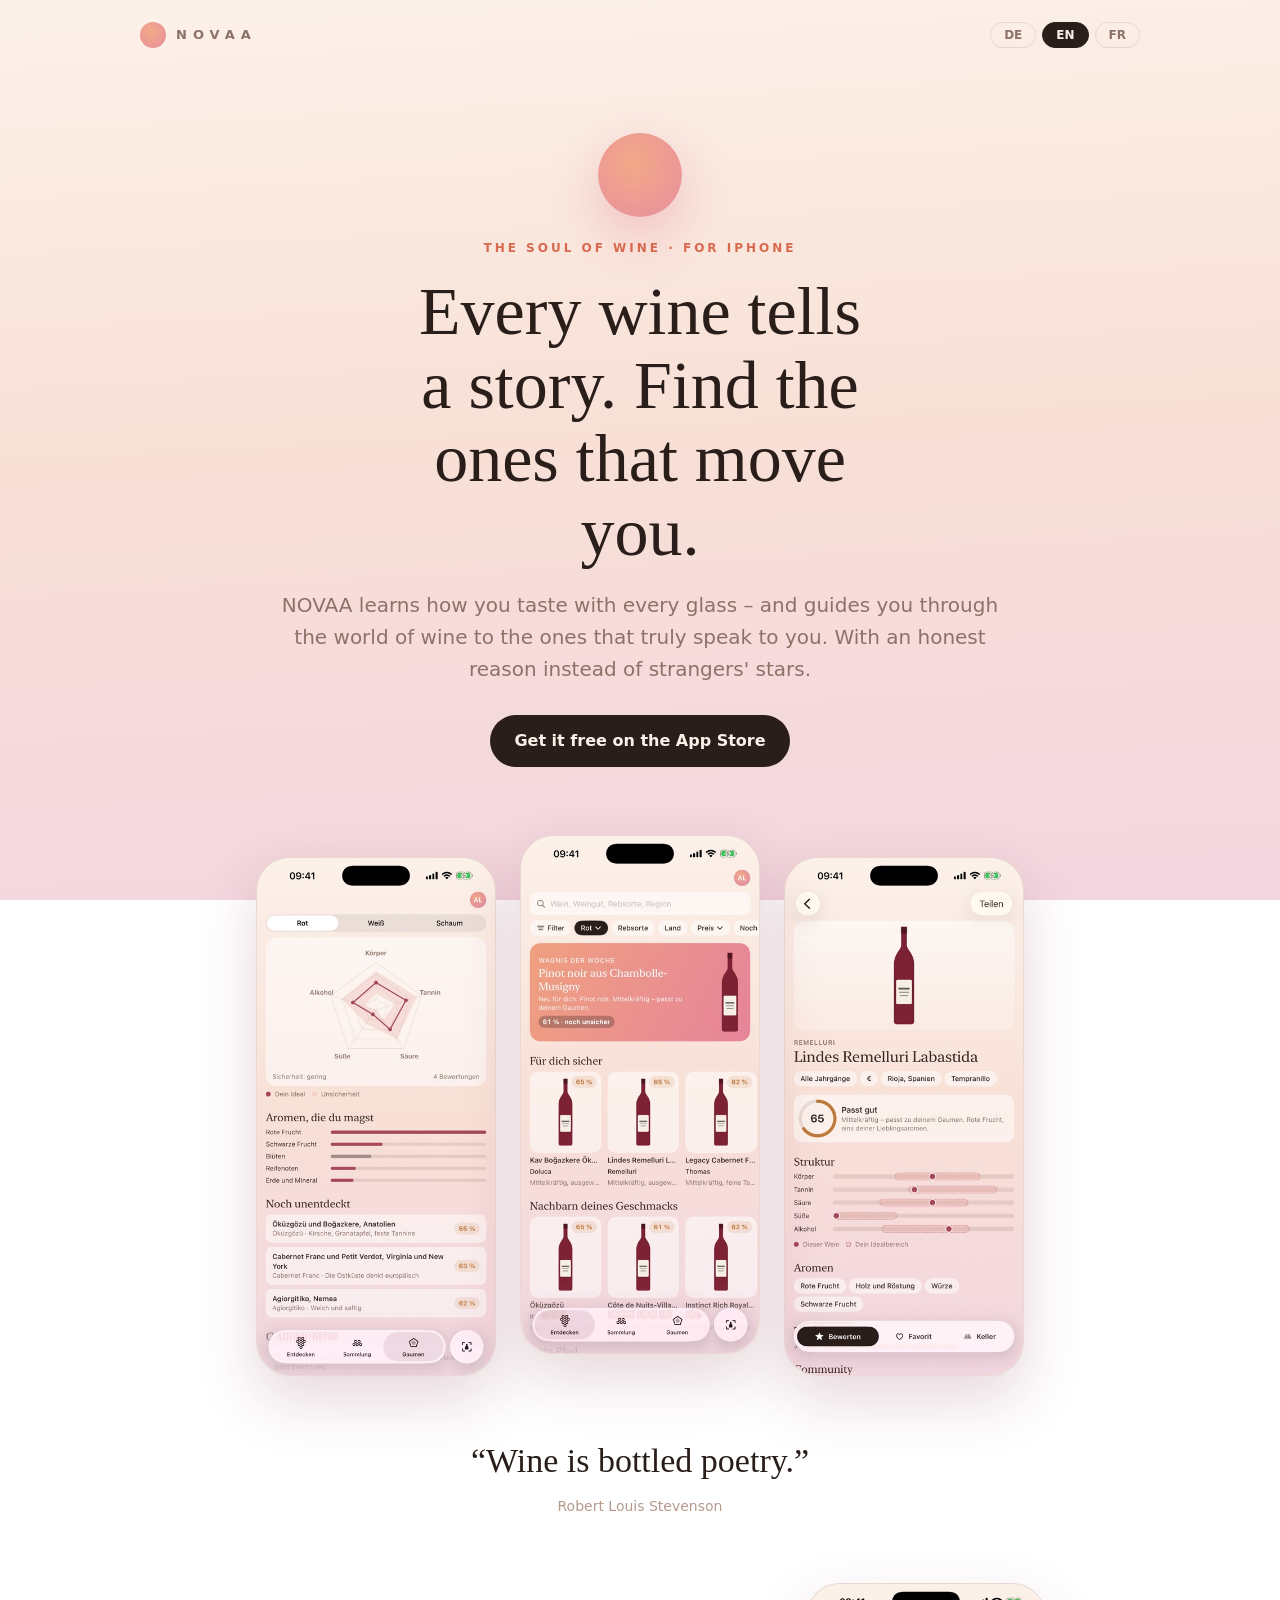
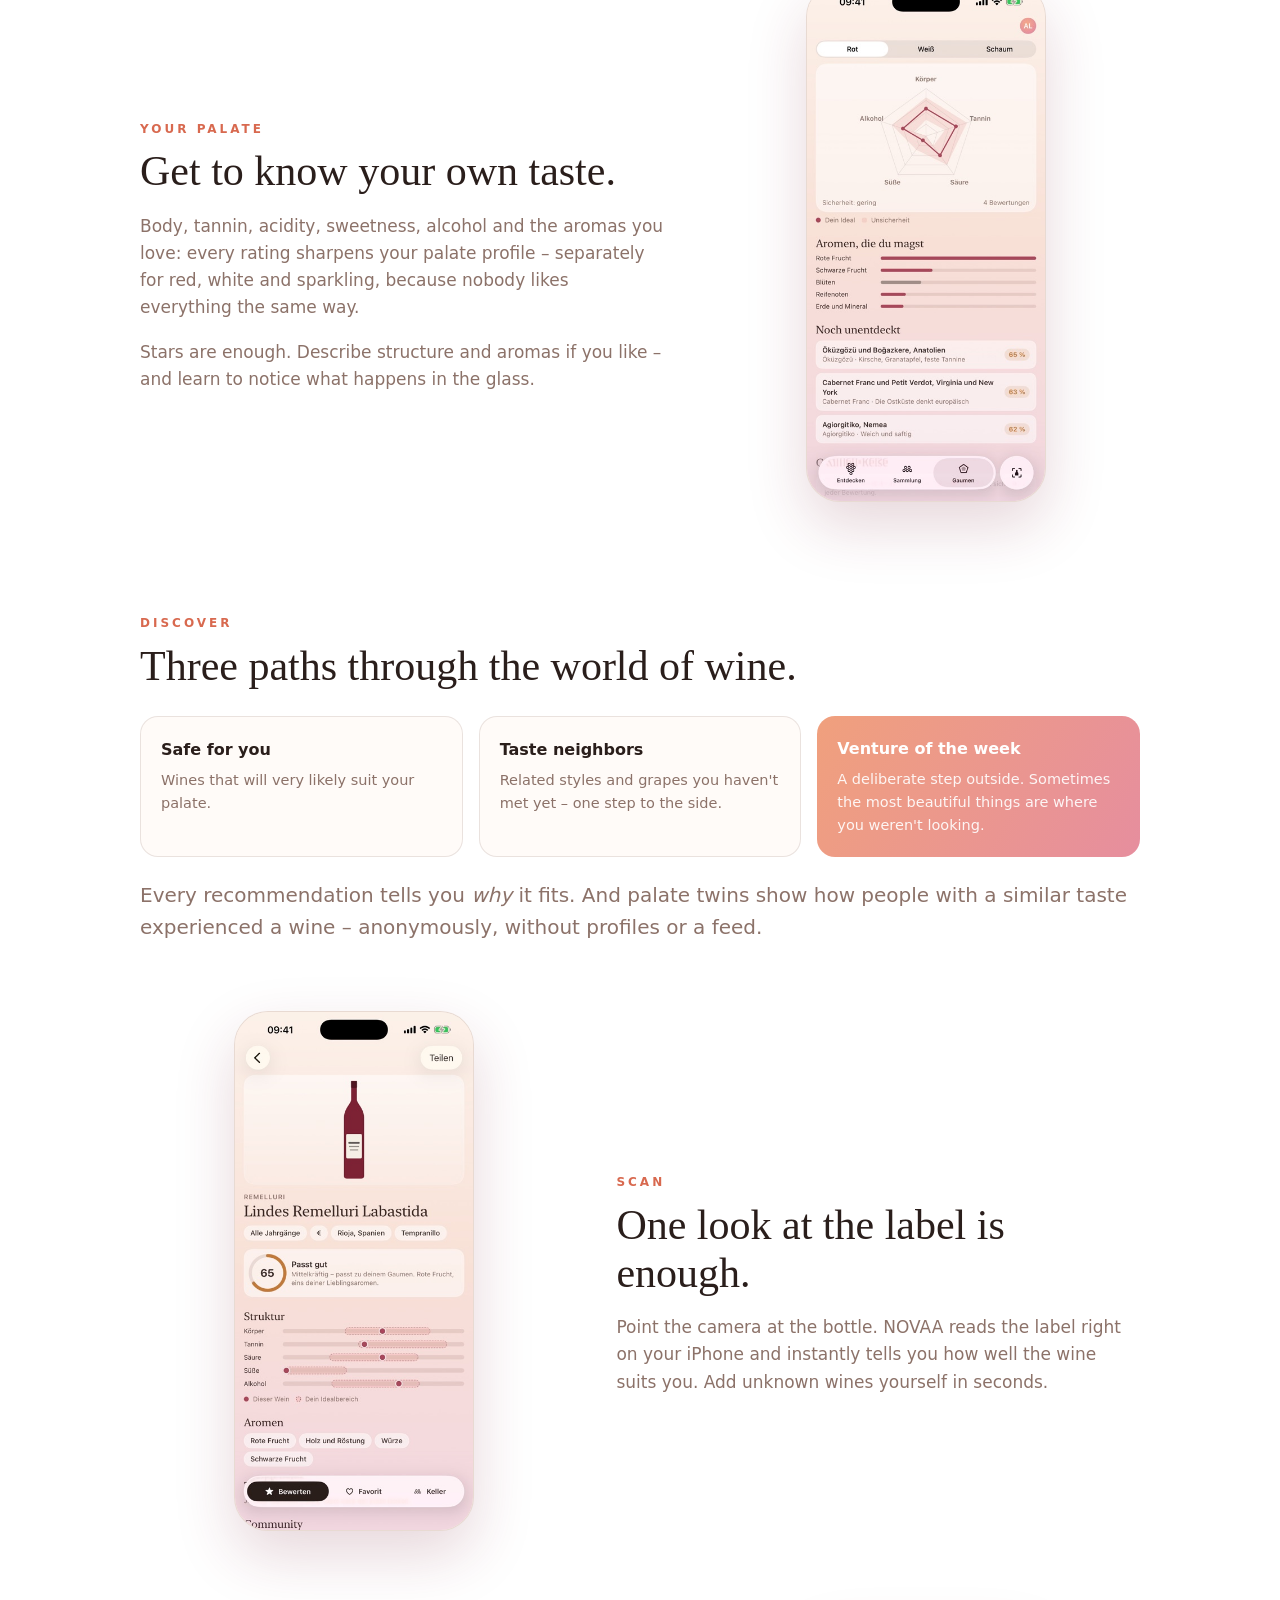
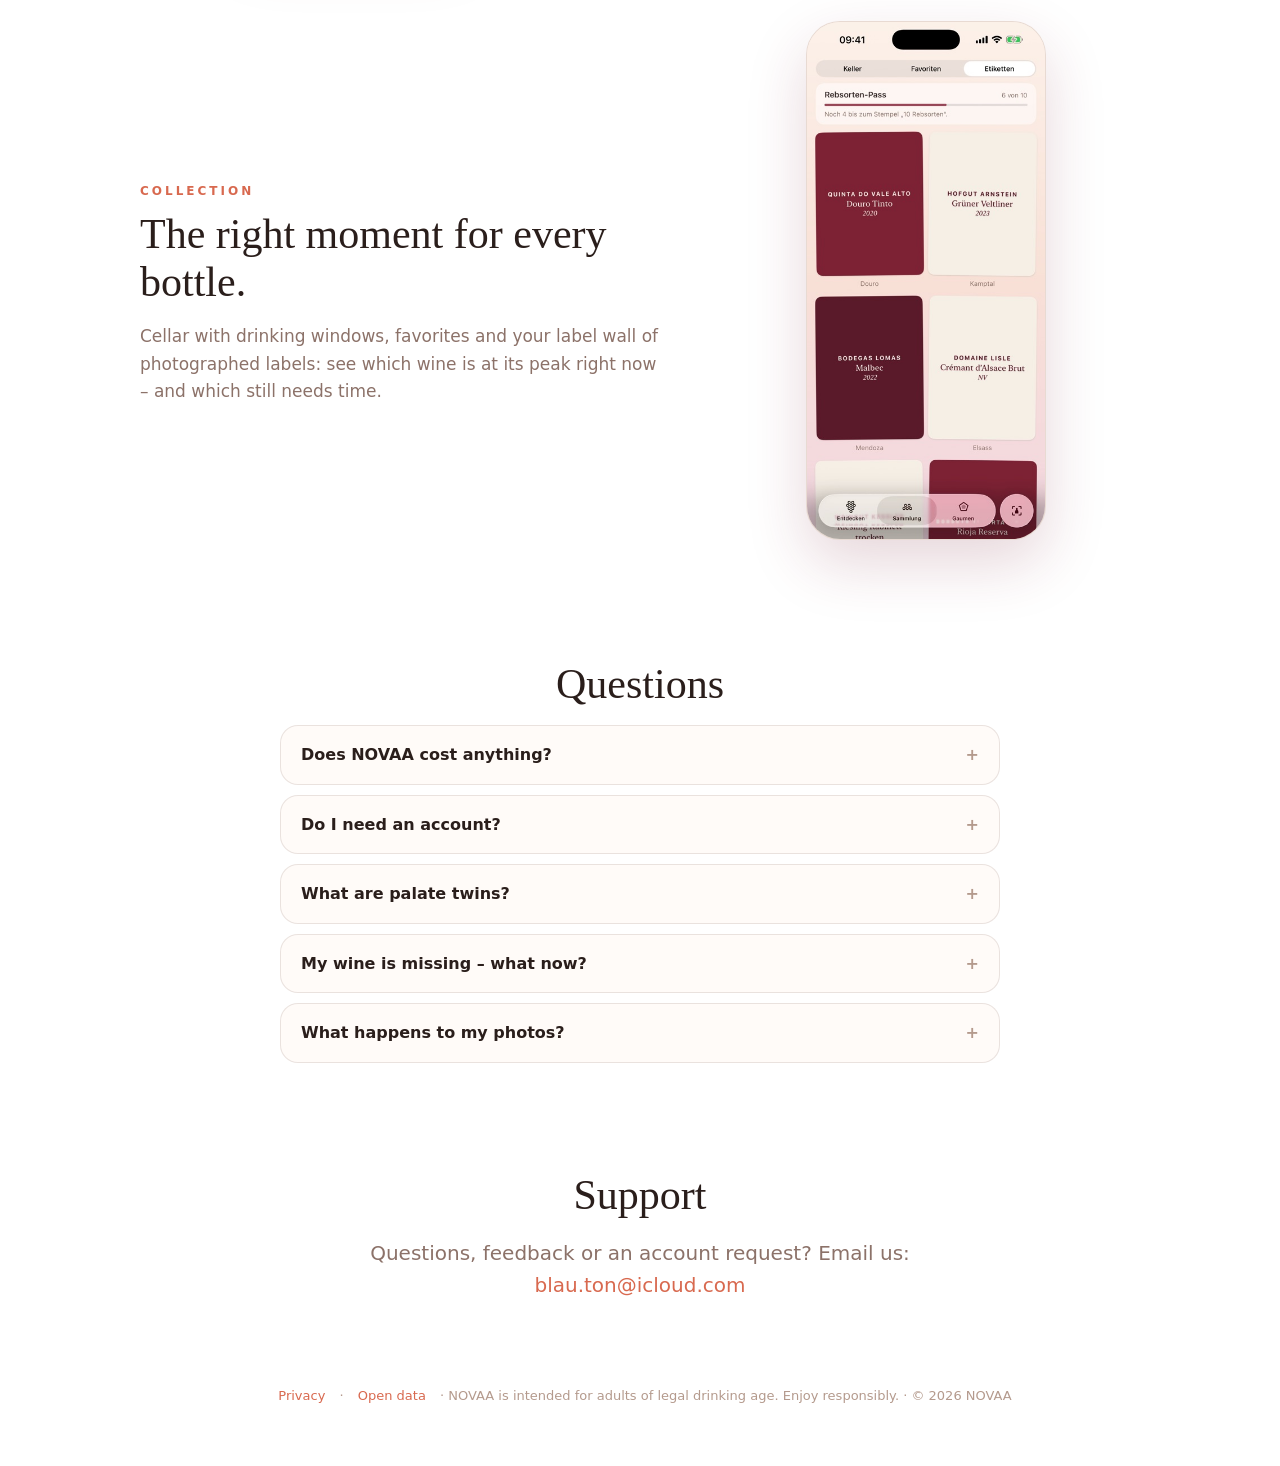
<file: index.html>
<!doctype html>
<html lang="de">
<head>
<meta charset="utf-8">
<meta name="viewport" content="width=device-width,initial-scale=1">
<title>NOVAA – Die Seele des Weins</title>
<meta name="description" content="NOVAA lernt, wie du schmeckst, und führt dich zu Weinen, die zu dir sprechen. Etikett scannen, bewerten, entdecken.">
<meta name="theme-color" content="#fcf1e9">
<meta name="apple-itunes-app" content="app-id=6790448507">
<meta property="og:title" content="NOVAA – Wein-Scanner & Gaumen">
<meta property="og:description" content="Etikett scannen und sofort wissen, ob der Wein zu dir passt. Kostenlos, ohne Werbung, ohne Abo.">
<meta property="og:image" content="https://blau-ton.github.io/novaa/assets/3-gaumen.jpg">
<meta property="og:url" content="https://blau-ton.github.io/novaa/">
<link rel="stylesheet" href="styles.css">
</head>
<body>
<div class="wrap">
  <header class="top">
    <div class="brand"><span class="orb"></span>NOVAA</div>
    <div class="lang"><button data-set="de">DE</button><button data-set="en">EN</button><button data-set="fr">FR</button></div>
  </header>

  <!-- ───────── DE ───────── -->
  <div data-lang="de">
    <div class="hero">
      <div class="orb big"></div>
      <div class="eyebrow">Die Seele des Weins · für iPhone</div>
      <h1>Jeder Wein erzählt etwas. Finde heraus, was dich berührt.</h1>
      <p class="lead">NOVAA lernt mit jedem Glas, wie du schmeckst – und führt dich durch die Welt der Weine zu denen, die wirklich zu dir sprechen. Mit einer ehrlichen Begründung statt Sternen von Fremden.</p>
      <a class="store" href="https://apps.apple.com/de/app/id6790448507">Kostenlos im App Store laden</a>
    </div>
    <div class="phones">
      <div class="phone"><img src="assets/3-gaumen.jpg" alt="Dein Gaumen-Profil" loading="lazy"></div>
      <div class="phone"><img src="assets/1-entdecken.jpg" alt="Entdecken" loading="lazy"></div>
      <div class="phone"><img src="assets/2-wein.jpg" alt="Weinseite mit Passung" loading="lazy"></div>
    </div>

    <section>
      <p class="quote">„Wein ist Poesie in Flaschen.“<small>Robert Louis Stevenson</small></p>
    </section>

    <section class="split">
      <div class="text">
        <div class="eyebrow">Dein Gaumen</div>
        <h2>Lerne deinen eigenen Geschmack kennen.</h2>
        <p>Körper, Tannin, Säure, Süße, Alkohol und die Aromen, die du liebst: Mit jeder Bewertung zeichnet NOVAA dein Gaumen-Profil genauer. Für Rot, Weiß und Schaumwein getrennt – denn niemand mag alles auf dieselbe Weise.</p>
        <p>Sterne genügen. Wer mag, beschreibt Struktur und Aromen – und schärft so den Blick auf das, was im Glas passiert.</p>
      </div>
      <div class="phone" style="margin:0 auto"><img src="assets/3-gaumen.jpg" alt="Gaumen-Profil" loading="lazy"></div>
    </section>

    <section>
      <div class="eyebrow">Entdecken</div>
      <h2>Drei Wege durch die Welt der Weine.</h2>
      <div class="cards">
        <div class="card"><h3>Für dich sicher</h3><p>Weine, die mit großer Wahrscheinlichkeit zu deinem Gaumen passen.</p></div>
        <div class="card"><h3>Nachbarn deines Geschmacks</h3><p>Verwandte Stile und Rebsorten, die du noch nicht kennst – ein Schritt zur Seite.</p></div>
        <div class="card coral"><h3>Wagnis der Woche</h3><p>Ein bewusster Schritt hinaus. Manchmal liegt das Schönste dort, wo man nicht sucht.</p></div>
      </div>
      <p class="lead" style="margin-top:22px;text-align:left;max-width:none">Jede Empfehlung sagt dir, <em>warum</em> sie passt. Und Gaumen-Zwillinge zeigen dir, wie Menschen mit ähnlichem Geschmack einen Wein erlebt haben – anonym, ohne Profile, ohne Feed.</p>
    </section>

    <section class="split rev">
      <div class="text">
        <div class="eyebrow">Scannen</div>
        <h2>Ein Blick aufs Etikett genügt.</h2>
        <p>Halte die Kamera auf die Flasche. NOVAA erkennt das Etikett von selbst direkt auf deinem iPhone und sagt dir sofort, wie gut der Wein zu dir passt. Unbekannte Weine legst du in Sekunden selbst an.</p>
      </div>
      <div class="phone" style="margin:0 auto"><img src="assets/2-wein.jpg" alt="Weinseite" loading="lazy"></div>
    </section>

    <section class="split">
      <div class="text">
        <div class="eyebrow">Sammlung</div>
        <h2>Der richtige Moment für jede Flasche.</h2>
        <p>Keller mit Trinkfenster, Favoriten und deine Etiketten-Wand mit den fotografierten Etiketten: Du siehst, welcher Wein gerade auf dem Höhepunkt ist – und was noch Zeit braucht.</p>
      </div>
      <div class="phone" style="margin:0 auto"><img src="assets/4-sammlung.jpg" alt="Etiketten-Wand in der Sammlung" loading="lazy"></div>
    </section>

    <section class="faq">
      <h2 style="text-align:center">Fragen</h2>
      <details><summary>Kostet NOVAA etwas?</summary><p>Nein. Kein Abo, keine Werbung, keine Premium-Stufe.</p></details>
      <details><summary>Brauche ich ein Konto?</summary><p>Nein. NOVAA funktioniert vollständig ohne Konto. Mit „Mit Apple anmelden“ synchronisierst du deine Sammlung zwischen Geräten.</p></details>
      <details><summary>Was sind Gaumen-Zwillinge?</summary><p>Menschen, deren Geschmacksprofil deinem ähnelt. Du siehst nur ihren gemeinsamen Durchschnitt – und erst, wenn mindestens fünf von ihnen einen Wein bewertet haben.</p></details>
      <details><summary>Mein Wein fehlt – was nun?</summary><p>Leg ihn direkt in der App an. Er ist sofort für dich nutzbar und erscheint für alle, sobald er geprüft ist.</p></details>
      <details><summary>Was passiert mit meinen Fotos?</summary><p>Etiketten werden auf dem iPhone gelesen. Nur wenn du „Etikettenfotos teilen“ aktiviert lässt, kann das Etikettenfoto – nie mit Personen, nie die Rückseite – nach Prüfung und ohne deinen Namen als Bild des Weins genutzt werden.</p></details>
    </section>

    <section class="support">
      <h2>Support</h2>
      <p class="lead">Fragen, Feedback oder ein Konto-Anliegen? Schreib uns:<br><a href="mailto:blau.ton@icloud.com">blau.ton@icloud.com</a></p>
    </section>
    <footer><a href="privacy.html">Datenschutz</a> · <a href="data.html">Offene Daten</a> · NOVAA richtet sich an Erwachsene im gesetzlichen Mindestalter. Genieße verantwortungsvoll. · © 2026 NOVAA</footer>
  </div>

  <!-- ───────── EN ───────── -->
  <div data-lang="en">
    <div class="hero">
      <div class="orb big"></div>
      <div class="eyebrow">The Soul of Wine · for iPhone</div>
      <h1>Every wine tells a story. Find the ones that move you.</h1>
      <p class="lead">NOVAA learns how you taste with every glass – and guides you through the world of wine to the ones that truly speak to you. With an honest reason instead of strangers' stars.</p>
      <a class="store" href="https://apps.apple.com/app/id6790448507">Get it free on the App Store</a>
    </div>
    <div class="phones">
      <div class="phone"><img src="assets/3-gaumen.jpg" alt="Your palate profile" loading="lazy"></div>
      <div class="phone"><img src="assets/1-entdecken.jpg" alt="Discover" loading="lazy"></div>
      <div class="phone"><img src="assets/2-wein.jpg" alt="Wine page with match" loading="lazy"></div>
    </div>

    <section>
      <p class="quote">“Wine is bottled poetry.”<small>Robert Louis Stevenson</small></p>
    </section>

    <section class="split">
      <div class="text">
        <div class="eyebrow">Your palate</div>
        <h2>Get to know your own taste.</h2>
        <p>Body, tannin, acidity, sweetness, alcohol and the aromas you love: every rating sharpens your palate profile – separately for red, white and sparkling, because nobody likes everything the same way.</p>
        <p>Stars are enough. Describe structure and aromas if you like – and learn to notice what happens in the glass.</p>
      </div>
      <div class="phone" style="margin:0 auto"><img src="assets/3-gaumen.jpg" alt="Palate profile" loading="lazy"></div>
    </section>

    <section>
      <div class="eyebrow">Discover</div>
      <h2>Three paths through the world of wine.</h2>
      <div class="cards">
        <div class="card"><h3>Safe for you</h3><p>Wines that will very likely suit your palate.</p></div>
        <div class="card"><h3>Taste neighbors</h3><p>Related styles and grapes you haven't met yet – one step to the side.</p></div>
        <div class="card coral"><h3>Venture of the week</h3><p>A deliberate step outside. Sometimes the most beautiful things are where you weren't looking.</p></div>
      </div>
      <p class="lead" style="margin-top:22px;text-align:left;max-width:none">Every recommendation tells you <em>why</em> it fits. And palate twins show how people with a similar taste experienced a wine – anonymously, without profiles or a feed.</p>
    </section>

    <section class="split rev">
      <div class="text">
        <div class="eyebrow">Scan</div>
        <h2>One look at the label is enough.</h2>
        <p>Point the camera at the bottle. NOVAA reads the label right on your iPhone and instantly tells you how well the wine suits you. Add unknown wines yourself in seconds.</p>
      </div>
      <div class="phone" style="margin:0 auto"><img src="assets/2-wein.jpg" alt="Wine page" loading="lazy"></div>
    </section>

    <section class="split">
      <div class="text">
        <div class="eyebrow">Collection</div>
        <h2>The right moment for every bottle.</h2>
        <p>Cellar with drinking windows, favorites and your label wall of photographed labels: see which wine is at its peak right now – and which still needs time.</p>
      </div>
      <div class="phone" style="margin:0 auto"><img src="assets/4-sammlung.jpg" alt="Label wall in the collection" loading="lazy"></div>
    </section>

    <section class="faq">
      <h2 style="text-align:center">Questions</h2>
      <details><summary>Does NOVAA cost anything?</summary><p>No. No subscription, no ads, no premium tier.</p></details>
      <details><summary>Do I need an account?</summary><p>No. NOVAA works fully without an account. Sign in with Apple to sync your collection across devices.</p></details>
      <details><summary>What are palate twins?</summary><p>People whose taste profile resembles yours. You only see their combined average – and only once at least five of them have rated a wine.</p></details>
      <details><summary>My wine is missing – what now?</summary><p>Add it right in the app. You can use it immediately; it appears for everyone once reviewed.</p></details>
      <details><summary>What happens to my photos?</summary><p>Labels are read on your iPhone. Only if you keep “Share label photos” on, the label photo – never with people, never the back label – may be used as the wine’s picture after review, without your name.</p></details>
    </section>

    <section class="support">
      <h2>Support</h2>
      <p class="lead">Questions, feedback or an account request? Email us:<br><a href="mailto:blau.ton@icloud.com">blau.ton@icloud.com</a></p>
    </section>
    <footer><a href="privacy.html">Privacy</a> · <a href="data.html">Open data</a> · NOVAA is intended for adults of legal drinking age. Enjoy responsibly. · © 2026 NOVAA</footer>
  </div>

  <!-- ───────── FR ───────── -->
  <div data-lang="fr">
    <div class="hero">
      <div class="orb big"></div>
      <div class="eyebrow">L’âme du vin · pour iPhone</div>
      <h1>Chaque vin raconte une histoire. Trouve ceux qui te touchent.</h1>
      <p class="lead">NOVAA apprend à chaque verre comment tu goûtes – et te guide dans le monde du vin vers ceux qui te parlent vraiment. Avec une explication honnête plutôt que les étoiles d’inconnus.</p>
      <a class="store" href="https://apps.apple.com/fr/app/id6790448507">Télécharger gratuitement dans l’App Store</a>
    </div>
    <div class="phones">
      <div class="phone"><img src="assets/3-gaumen.jpg" alt="Ton profil de palais" loading="lazy"></div>
      <div class="phone"><img src="assets/1-entdecken.jpg" alt="Découvrir" loading="lazy"></div>
      <div class="phone"><img src="assets/2-wein.jpg" alt="Page d’un vin avec son affinité" loading="lazy"></div>
    </div>

    <section>
      <p class="quote">« Le vin est de la poésie en bouteille. »<small>Robert Louis Stevenson</small></p>
    </section>

    <section class="split">
      <div class="text">
        <div class="eyebrow">Ton palais</div>
        <h2>Apprends à connaître tes propres goûts.</h2>
        <p>Corps, tanins, acidité, sucrosité, alcool et les arômes que tu aimes : chaque note affine ton profil de palais – séparément pour le rouge, le blanc et les bulles, car personne n’aime tout de la même façon.</p>
        <p>Les étoiles suffisent. Si tu veux, décris la structure et les arômes – et apprends à remarquer ce qui se passe dans le verre.</p>
      </div>
      <div class="phone" style="margin:0 auto"><img src="assets/3-gaumen.jpg" alt="Profil de palais" loading="lazy"></div>
    </section>

    <section>
      <div class="eyebrow">Découvrir</div>
      <h2>Trois chemins à travers le monde du vin.</h2>
      <div class="cards">
        <div class="card"><h3>Valeur sûre pour toi</h3><p>Des vins qui correspondront très probablement à ton palais.</p></div>
        <div class="card"><h3>Voisins de goût</h3><p>Des styles et des cépages proches que tu ne connais pas encore – un pas de côté.</p></div>
        <div class="card coral"><h3>Pari de la semaine</h3><p>Un pas volontaire au-delà. Parfois, le plus beau se trouve là où l’on ne cherche pas.</p></div>
      </div>
      <p class="lead" style="margin-top:22px;text-align:left;max-width:none">Chaque recommandation te dit <em>pourquoi</em> elle te correspond. Et les jumeaux de palais montrent comment des personnes aux goûts semblables ont vécu un vin – anonymement, sans profils ni fil d’actualité.</p>
    </section>

    <section class="split rev">
      <div class="text">
        <div class="eyebrow">Scanner</div>
        <h2>Un regard sur l’étiquette suffit.</h2>
        <p>Vise la bouteille avec l’appareil photo. NOVAA lit l’étiquette directement sur ton iPhone et t’indique aussitôt à quel point le vin te correspond. En cas de doute, il te demande : « Est-ce ce vin ? » Les vins inconnus, tu les ajoutes toi-même en quelques secondes.</p>
      </div>
      <div class="phone" style="margin:0 auto"><img src="assets/2-wein.jpg" alt="Page d’un vin" loading="lazy"></div>
    </section>

    <section class="split">
      <div class="text">
        <div class="eyebrow">Collection</div>
        <h2>Le bon moment pour chaque bouteille.</h2>
        <p>Cave avec fenêtres de dégustation, favoris et ton mur d’étiquettes photographiées : tu vois quel vin est à son apogée – et lequel a encore besoin de temps.</p>
      </div>
      <div class="phone" style="margin:0 auto"><img src="assets/4-sammlung.jpg" alt="Mur d’étiquettes dans la collection" loading="lazy"></div>
    </section>

    <section class="faq">
      <h2 style="text-align:center">Questions</h2>
      <details><summary>NOVAA est-elle payante ?</summary><p>Non. Pas d’abonnement, pas de publicité, pas de version premium.</p></details>
      <details><summary>Ai-je besoin d’un compte ?</summary><p>Non. NOVAA fonctionne entièrement sans compte. Avec « Se connecter avec Apple », tu synchronises ta collection entre tes appareils.</p></details>
      <details><summary>Que sont les jumeaux de palais ?</summary><p>Des personnes dont le profil de goût ressemble au tien. Tu ne vois que leur moyenne commune – et seulement quand au moins cinq d’entre elles ont noté un vin.</p></details>
      <details><summary>Mon vin manque – que faire ?</summary><p>Ajoute-le directement dans l’app. Tu peux l’utiliser tout de suite ; il apparaît pour tout le monde une fois vérifié.</p></details>
      <details><summary>Que deviennent mes photos ?</summary><p>Les étiquettes sont lues sur ton iPhone. Seulement si tu laisses « Partager les photos d’étiquettes » activé, la photo de l’étiquette – jamais avec des personnes, jamais la contre-étiquette – peut servir d’image du vin après vérification, sans ton nom.</p></details>
    </section>

    <section class="support">
      <h2>Assistance</h2>
      <p class="lead">Une question, un avis ou une demande concernant ton compte ? Écris-nous :<br><a href="mailto:blau.ton@icloud.com">blau.ton@icloud.com</a></p>
    </section>
    <footer><a href="privacy.html">Confidentialité</a> · <a href="data.html">Données ouvertes</a> · NOVAA est destinée aux adultes ayant l’âge légal. À consommer avec modération. · © 2026 NOVAA</footer>
  </div>
</div>
<script src="lang.js"></script>
</body>
</html>
</file>
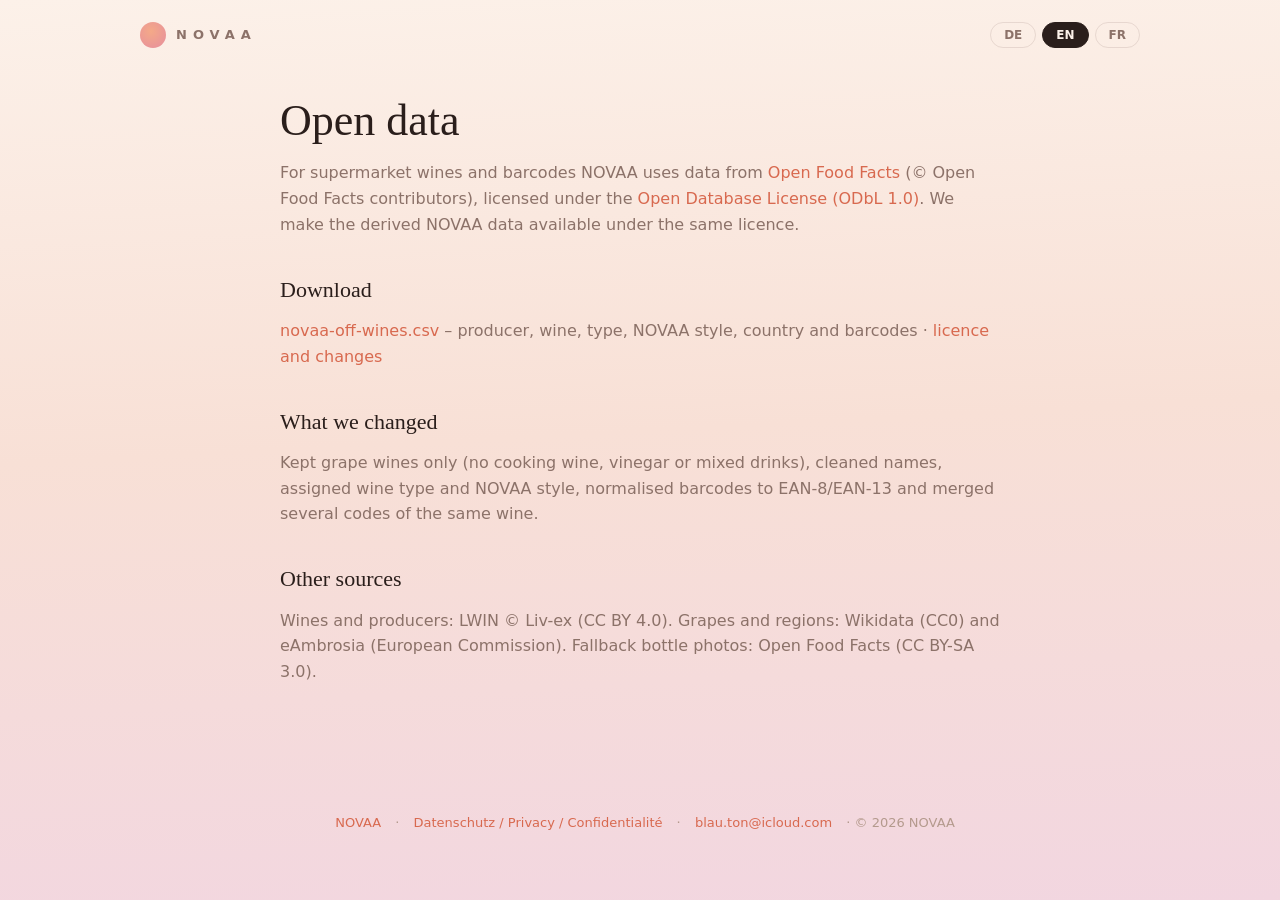
<file: data.html>
<!doctype html>
<html lang="de">
<head>
<meta charset="utf-8">
<meta name="viewport" content="width=device-width,initial-scale=1">
<title>NOVAA – Offene Daten / Open data</title>
<meta name="theme-color" content="#fcf1e9">
<link rel="stylesheet" href="styles.css">
</head>
<body>
<div class="wrap">
  <header class="top">
    <a class="brand" href="index.html"><span class="orb"></span>NOVAA</a>
    <div class="lang"><button data-set="de">DE</button><button data-set="en">EN</button><button data-set="fr">FR</button></div>
  </header>
  <main class="doc">
  <div data-lang="de">
    <h1>Offene Daten</h1>
    <p>NOVAA nutzt für Supermarktweine und Strichcodes Daten aus <a href="https://world.openfoodfacts.org">Open Food Facts</a>
       (© Open Food Facts contributors). Diese Daten stehen unter der
       <a href="https://opendatacommons.org/licenses/odbl/1-0/">Open Database License (ODbL 1.0)</a>.
       Den daraus abgeleiteten Datenteil von NOVAA stellen wir unter derselben Lizenz zur Verfügung.</p>
    <h2>Download</h2>
    <p><a href="data/novaa-off-wines.csv">novaa-off-wines.csv</a> – Weingut, Wein, Weintyp, NOVAA-Stil, Land und Strichcodes ·
       <a href="data/LICENSE-ODbL.txt">Lizenz und Änderungen</a></p>
    <h2>Was wir verändert haben</h2>
    <p>Nur Traubenweine übernommen (ohne Kochwein, Essig, Mischgetränke), Namen bereinigt, Weintyp und NOVAA-Stil zugeordnet,
       Strichcodes auf EAN-8/EAN-13 vereinheitlicht und mehrere Codes desselben Weins zusammengefasst.</p>
    <h2>Weitere Quellen</h2>
    <p>Weine und Erzeuger: LWIN © Liv-ex (CC BY 4.0). Rebsorten und Regionen: Wikidata (CC0) und eAmbrosia (Europäische Kommission).
       Ersatzfotos von Flaschen: Open Food Facts (CC BY-SA 3.0).</p>
  </div>
  <div data-lang="en">
    <h1>Open data</h1>
    <p>For supermarket wines and barcodes NOVAA uses data from <a href="https://world.openfoodfacts.org">Open Food Facts</a>
       (© Open Food Facts contributors), licensed under the
       <a href="https://opendatacommons.org/licenses/odbl/1-0/">Open Database License (ODbL 1.0)</a>.
       We make the derived NOVAA data available under the same licence.</p>
    <h2>Download</h2>
    <p><a href="data/novaa-off-wines.csv">novaa-off-wines.csv</a> – producer, wine, type, NOVAA style, country and barcodes ·
       <a href="data/LICENSE-ODbL.txt">licence and changes</a></p>
    <h2>What we changed</h2>
    <p>Kept grape wines only (no cooking wine, vinegar or mixed drinks), cleaned names, assigned wine type and NOVAA style,
       normalised barcodes to EAN-8/EAN-13 and merged several codes of the same wine.</p>
    <h2>Other sources</h2>
    <p>Wines and producers: LWIN © Liv-ex (CC BY 4.0). Grapes and regions: Wikidata (CC0) and eAmbrosia (European Commission).
       Fallback bottle photos: Open Food Facts (CC BY-SA 3.0).</p>
  </div>
  <div data-lang="fr">
    <h1>Données ouvertes</h1>
    <p>Pour les vins de supermarché et les codes-barres, NOVAA utilise des données d’<a href="https://world.openfoodfacts.org">Open Food Facts</a>
       (© contributeurs d’Open Food Facts), placées sous
       <a href="https://opendatacommons.org/licenses/odbl/1-0/">Open Database License (ODbL 1.0)</a>.
       Nous mettons à disposition la partie des données de NOVAA qui en découle sous la même licence.</p>
    <h2>Téléchargement</h2>
    <p><a href="data/novaa-off-wines.csv">novaa-off-wines.csv</a> – producteur, vin, type de vin, style NOVAA, pays et codes-barres ·
       <a href="data/LICENSE-ODbL.txt">licence et modifications</a></p>
    <h2>Ce que nous avons modifié</h2>
    <p>Uniquement les vins de raisin (sans vin de cuisine, vinaigre ni boissons mélangées), noms nettoyés, type de vin et style NOVAA attribués,
       codes-barres harmonisés en EAN-8/EAN-13 et plusieurs codes d’un même vin regroupés.</p>
    <h2>Autres sources</h2>
    <p>Vins et producteurs : LWIN © Liv-ex (CC BY 4.0). Cépages et régions : Wikidata (CC0) et eAmbrosia (Commission européenne).
       Photos de bouteilles de remplacement : Open Food Facts (CC BY-SA 3.0).</p>
  </div>
  </main>
  <footer><a href="index.html">NOVAA</a> · <a href="privacy.html">Datenschutz / Privacy / Confidentialité</a> · <a href="mailto:blau.ton@icloud.com">blau.ton@icloud.com</a> · © 2026 NOVAA</footer>
</div>
<script src="lang.js"></script>
</body>
</html>
</file>
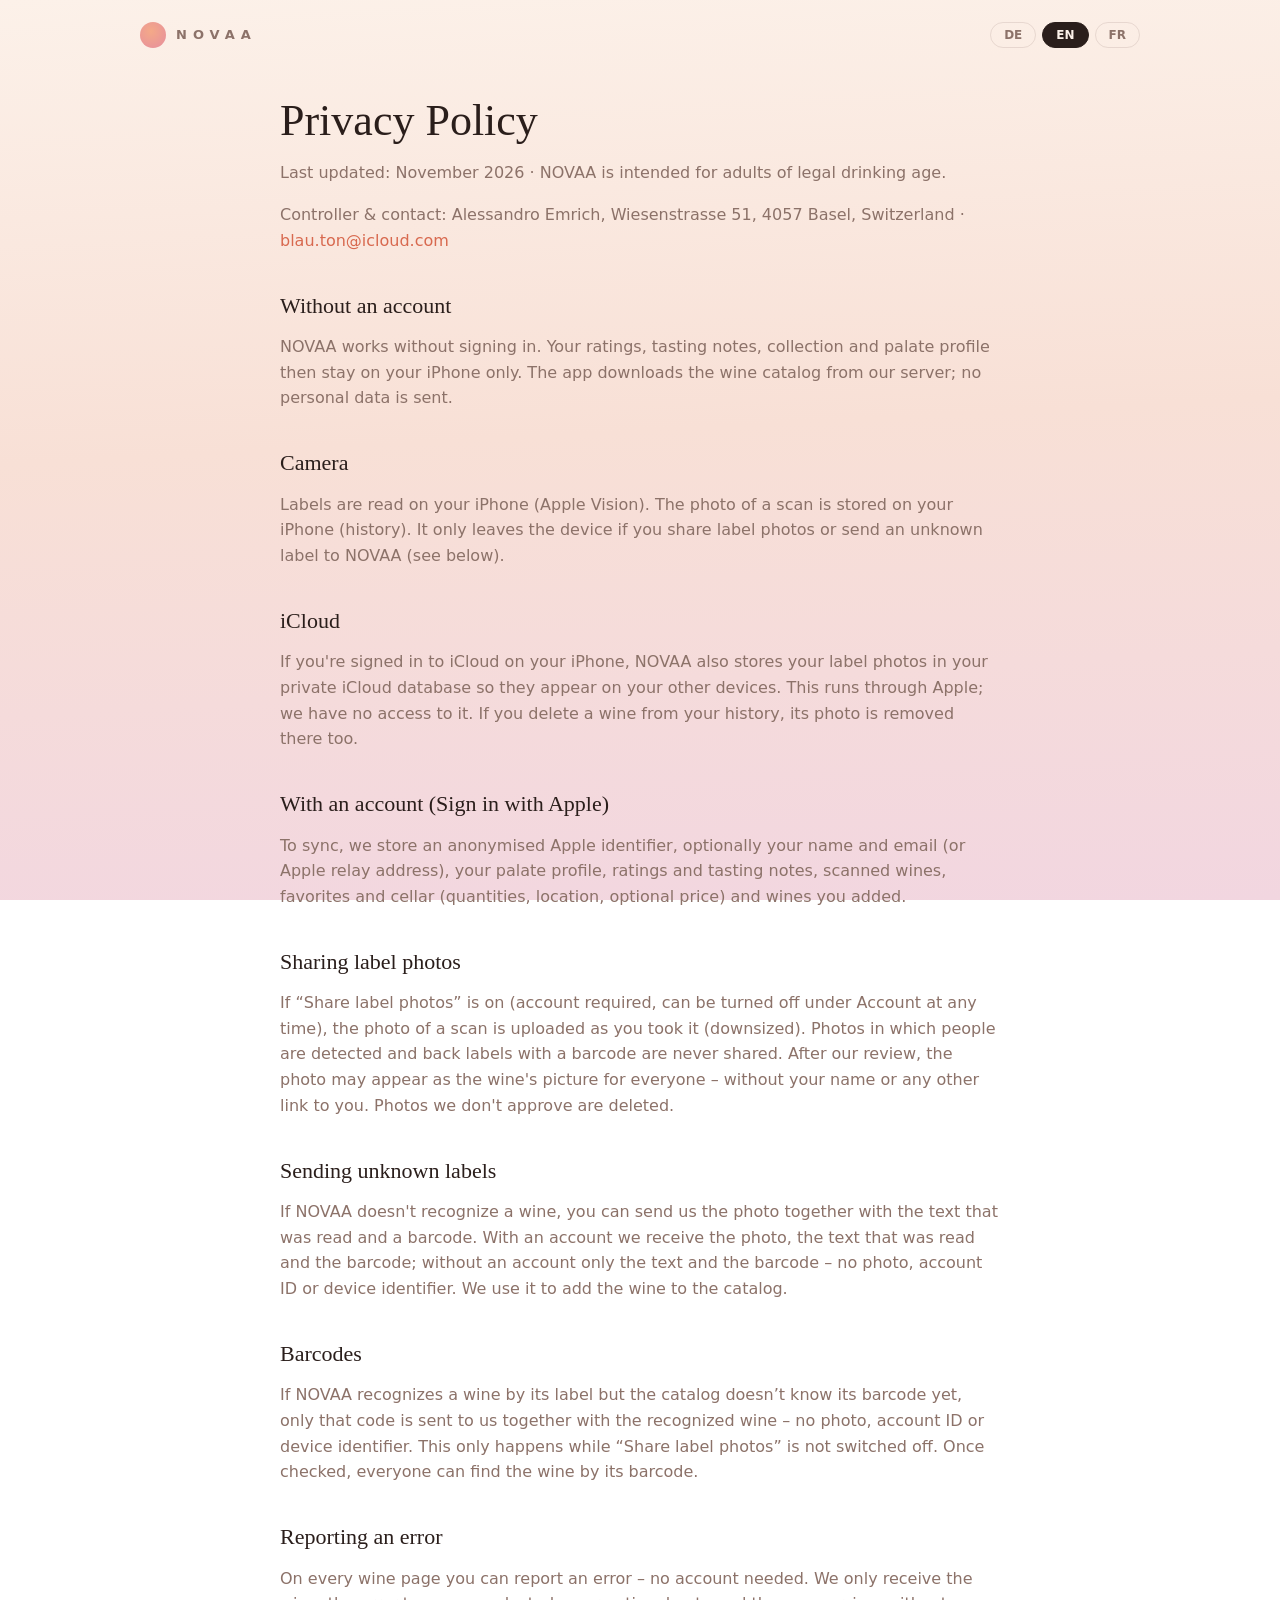
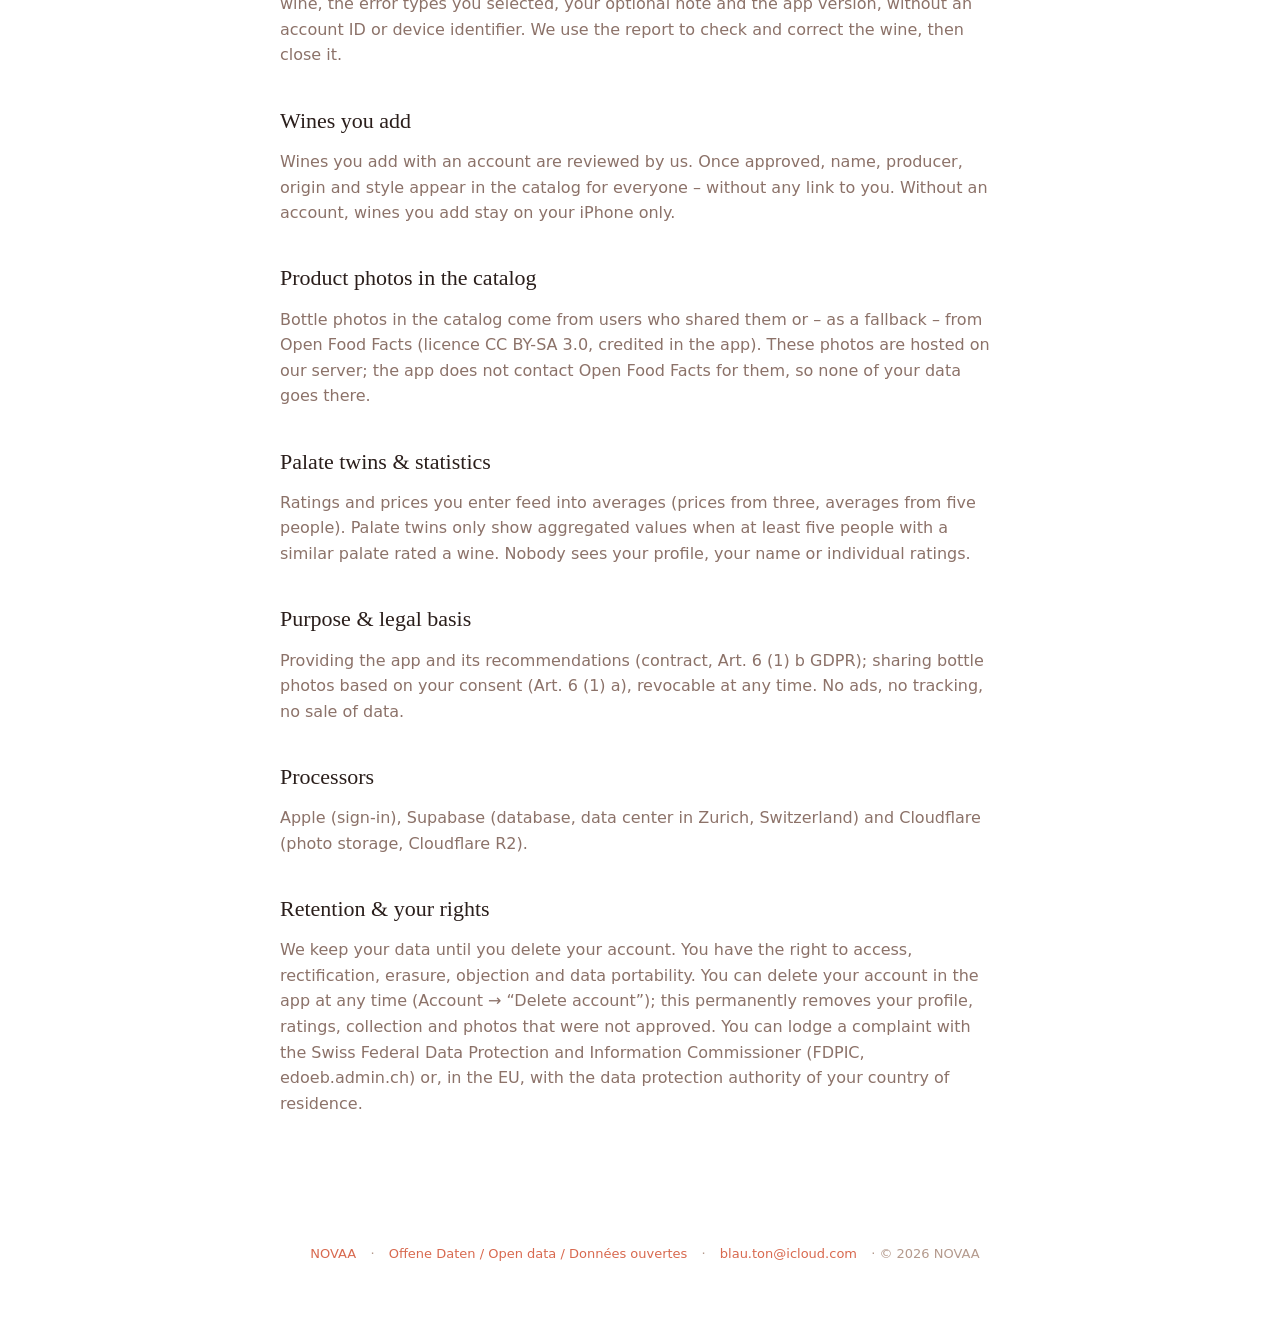
<file: privacy.html>
<!doctype html>
<html lang="de">
<head>
<meta charset="utf-8">
<meta name="viewport" content="width=device-width,initial-scale=1">
<title>NOVAA – Datenschutz / Privacy</title>
<meta name="theme-color" content="#fcf1e9">
<link rel="stylesheet" href="styles.css">
</head>
<body>
<div class="wrap">
  <header class="top">
    <a class="brand" href="index.html"><span class="orb"></span>NOVAA</a>
    <div class="lang"><button data-set="de">DE</button><button data-set="en">EN</button><button data-set="fr">FR</button></div>
  </header>
  <main class="doc">
  <div data-lang="de">
    <h1>Datenschutzerklärung</h1>
    <p class="muted">Stand: November 2026 · NOVAA richtet sich an Erwachsene im gesetzlichen Mindestalter für Alkohol.</p>
    <p>Verantwortlicher &amp; Kontakt: Alessandro Emrich, Wiesenstrasse 51, 4057 Basel, Schweiz · <a href="mailto:blau.ton@icloud.com">blau.ton@icloud.com</a></p>
    <h2>Ohne Konto</h2>
    <p>NOVAA funktioniert ohne Anmeldung. Deine Bewertungen, Verkostungsnotizen, Sammlung und dein Gaumen-Profil
       liegen dann nur auf deinem iPhone. Den Wein-Katalog lädt die App von unserem Server; dabei werden keine
       persönlichen Daten übertragen.</p>
    <h2>Kamera</h2>
    <p>Etiketten werden direkt auf dem iPhone gelesen (Apple Vision). Das Foto eines Scans wird auf deinem iPhone
       gespeichert (Verlauf). Es verlässt das Gerät nur, wenn du Etikettenfotos teilst oder ein unbekanntes Etikett
       an NOVAA sendest (siehe unten).</p>
    <h2>iCloud</h2>
    <p>Bist du auf dem iPhone mit iCloud angemeldet, legt NOVAA deine Etikettenfotos zusätzlich in deiner privaten
       iCloud-Datenbank ab, damit sie auf deinen anderen Geräten erscheinen. Das läuft über Apple; wir haben darauf
       keinen Zugriff. Löschst du einen Wein aus dem Verlauf, wird sein Foto auch dort entfernt.</p>
    <h2>Mit Konto („Mit Apple anmelden“)</h2>
    <p>Zur Synchronisierung speichern wir eine anonymisierte Apple-Kennung, optional Name und E-Mail
       (bzw. Apple-Relay-Adresse), dein Gaumen-Profil, Bewertungen und Verkostungsnotizen, gescannte Weine,
       Favoriten und Keller (Mengen, Lagerort, optional Preis) sowie von dir angelegte Weine.</p>
    <h2>Etikettenfotos teilen</h2>
    <p>Wenn „Etikettenfotos teilen“ aktiv ist (nur mit Konto, im Konto jederzeit abschaltbar), wird das Foto eines
       Scans so hochgeladen, wie du es aufgenommen hast (verkleinert). Fotos, auf denen Personen erkannt werden,
       und Rückseiten mit Strichcode werden nie geteilt. Nach einer Prüfung durch uns kann das Foto als Bild des
       Weins für alle erscheinen – ohne deinen Namen oder einen anderen Bezug zu dir. Nicht freigegebene Fotos
       löschen wir.</p>
    <h2>Unbekannte Etiketten senden</h2>
    <p>Erkennt NOVAA einen Wein nicht, kannst du das Foto zusammen mit dem gelesenen Text und einem Strichcode an
       uns senden. Mit Konto gehen Foto, gelesener Text und Strichcode an uns, ohne Konto nur der gelesene Text und der
       Strichcode – ohne Foto, Konto-ID oder Gerätekennung. Wir nutzen es, um den Wein in den Katalog aufzunehmen.</p>
    <h2>Strichcodes</h2>
    <p>Erkennt NOVAA einen Wein am Etikett, dessen Strichcode im Katalog noch fehlt, wird nur dieser Code zusammen mit
       dem erkannten Wein an uns gesendet – ohne Foto, Konto-ID oder Gerätekennung. Das geschieht nur, solange
       „Etikettenfotos teilen“ nicht ausgeschaltet ist. Nach einer Prüfung finden alle den Wein auch per Strichcode.</p>
    <h2>Fehler melden</h2>
    <p>Auf jeder Weinseite kannst du einen Fehler melden – auch ohne Konto. Gesendet werden nur der Wein, die
       gewählten Fehlerarten, dein optionaler Text und die App-Version, ohne Konto-ID oder Gerätekennung. Wir nutzen
       die Meldung, um den Wein zu prüfen und zu korrigieren; danach wird sie abgeschlossen.</p>
    <h2>Von dir angelegte Weine</h2>
    <p>Weine, die du mit Konto anlegst, prüfen wir. Nach der Freigabe stehen Name, Weingut, Herkunft und Stil
       im Katalog für alle – ohne Bezug zu dir. Ohne Konto bleiben angelegte Weine nur auf deinem iPhone.</p>
    <h2>Produktfotos im Katalog</h2>
    <p>Flaschenfotos im Katalog stammen von Nutzern, die sie geteilt haben, oder – als Ersatz – aus
       Open Food Facts (Lizenz CC BY-SA 3.0, Quelle wird in der App angezeigt). Diese Fotos liegen auf unserem
       Server; die App ruft dafür nichts bei Open Food Facts ab, deine Daten gehen dort nicht hin.</p>
    <h2>Gaumen-Zwillinge &amp; Statistiken</h2>
    <p>Bewertungen und angegebene Preise fließen in Durchschnittswerte ein (Preise ab drei, Durchschnitte ab fünf
       Personen). Gaumen-Zwillinge zeigen nur zusammengefasste Werte,
       wenn mindestens fünf Personen mit ähnlichem Geschmack einen Wein bewertet haben. Niemand sieht dein
       Profil, deinen Namen oder einzelne Bewertungen.</p>
    <h2>Zweck &amp; Rechtsgrundlage</h2>
    <p>Bereitstellung der App und ihrer Empfehlungen (Vertrag, Art. 6 (1) b DSGVO); Teilen von Flaschenfotos auf
       Grundlage deiner Einwilligung (Art. 6 (1) a), jederzeit widerrufbar. Keine Werbung, kein Tracking,
       kein Verkauf von Daten.</p>
    <h2>Verarbeiter</h2>
    <p>Apple (Anmeldung), Supabase (Datenbank, Rechenzentrum in Zürich, Schweiz) und Cloudflare (Speicher für
       Fotos, Cloudflare R2).</p>
    <h2>Speicherdauer &amp; deine Rechte</h2>
    <p>Wir speichern deine Daten bis zur Löschung deines Kontos. Du hast das Recht auf Auskunft, Berichtigung,
       Löschung, Widerspruch und Datenübertragbarkeit. Du kannst dein Konto jederzeit in der App löschen
       (Konto → „Konto löschen“); das entfernt Profil, Bewertungen, Sammlung und deine nicht freigegebenen Fotos
       endgültig. Beschwerden kannst du beim Eidgenössischen Datenschutz- und Öffentlichkeitsbeauftragten
       (EDÖB, edoeb.admin.ch) einreichen, in der EU auch bei der Datenschutzbehörde deines Wohnsitzlandes.</p>
  </div>
  <div data-lang="en">
    <h1>Privacy Policy</h1>
    <p class="muted">Last updated: November 2026 · NOVAA is intended for adults of legal drinking age.</p>
    <p>Controller &amp; contact: Alessandro Emrich, Wiesenstrasse 51, 4057 Basel, Switzerland · <a href="mailto:blau.ton@icloud.com">blau.ton@icloud.com</a></p>
    <h2>Without an account</h2>
    <p>NOVAA works without signing in. Your ratings, tasting notes, collection and palate profile then stay on
       your iPhone only. The app downloads the wine catalog from our server; no personal data is sent.</p>
    <h2>Camera</h2>
    <p>Labels are read on your iPhone (Apple Vision). The photo of a scan is stored on your iPhone (history). It
       only leaves the device if you share label photos or send an unknown label to NOVAA (see below).</p>
    <h2>iCloud</h2>
    <p>If you're signed in to iCloud on your iPhone, NOVAA also stores your label photos in your private iCloud
       database so they appear on your other devices. This runs through Apple; we have no access to it. If you delete a
       wine from your history, its photo is removed there too.</p>
    <h2>With an account (Sign in with Apple)</h2>
    <p>To sync, we store an anonymised Apple identifier, optionally your name and email (or Apple relay
       address), your palate profile, ratings and tasting notes, scanned wines, favorites and cellar (quantities,
       location, optional price) and wines you added.</p>
    <h2>Sharing label photos</h2>
    <p>If “Share label photos” is on (account required, can be turned off under Account at any time), the photo
       of a scan is uploaded as you took it (downsized). Photos in which people are detected and back labels with
       a barcode are never shared. After our review, the photo may appear as the wine's picture for everyone –
       without your name or any other link to you. Photos we don't approve are deleted.</p>
    <h2>Sending unknown labels</h2>
    <p>If NOVAA doesn't recognize a wine, you can send us the photo together with the text that was read and a
       barcode. With an account we receive the photo, the text that was read and the barcode; without an account only the
       text and the barcode – no photo, account ID or device identifier. We use it to add the wine to the catalog.</p>
    <h2>Barcodes</h2>
    <p>If NOVAA recognizes a wine by its label but the catalog doesn’t know its barcode yet, only that code is sent to
       us together with the recognized wine – no photo, account ID or device identifier. This only happens while “Share
       label photos” is not switched off. Once checked, everyone can find the wine by its barcode.</p>
    <h2>Reporting an error</h2>
    <p>On every wine page you can report an error – no account needed. We only receive the wine, the error types
       you selected, your optional note and the app version, without an account ID or device identifier. We use the
       report to check and correct the wine, then close it.</p>
    <h2>Wines you add</h2>
    <p>Wines you add with an account are reviewed by us. Once approved, name, producer, origin and style appear
       in the catalog for everyone – without any link to you. Without an account, wines you add stay on your
       iPhone only.</p>
    <h2>Product photos in the catalog</h2>
    <p>Bottle photos in the catalog come from users who shared them or – as a fallback – from Open Food Facts
       (licence CC BY-SA 3.0, credited in the app). These photos are hosted on our server; the app does not
       contact Open Food Facts for them, so none of your data goes there.</p>
    <h2>Palate twins &amp; statistics</h2>
    <p>Ratings and prices you enter feed into averages (prices from three, averages from five people).
       Palate twins only show aggregated values when at least five people with a
       similar palate rated a wine. Nobody sees your profile, your name or individual ratings.</p>
    <h2>Purpose &amp; legal basis</h2>
    <p>Providing the app and its recommendations (contract, Art. 6 (1) b GDPR); sharing bottle photos based on
       your consent (Art. 6 (1) a), revocable at any time. No ads, no tracking, no sale of data.</p>
    <h2>Processors</h2>
    <p>Apple (sign-in), Supabase (database, data center in Zurich, Switzerland) and Cloudflare (photo storage,
       Cloudflare R2).</p>
    <h2>Retention &amp; your rights</h2>
    <p>We keep your data until you delete your account. You have the right to access, rectification, erasure,
       objection and data portability. You can delete your account in the app at any time (Account → “Delete
       account”); this permanently removes your profile, ratings, collection and photos that were not approved.
       You can lodge a complaint with the Swiss Federal Data Protection and Information Commissioner (FDPIC,
       edoeb.admin.ch) or, in the EU, with the data protection authority of your country of residence.</p>
  </div>
  <div data-lang="fr">
    <h1>Politique de confidentialité</h1>
    <p class="muted">Version : novembre 2026 · NOVAA est destinée aux adultes ayant l’âge légal de consommer de l’alcool.</p>
    <p>Responsable et contact : Alessandro Emrich, Wiesenstrasse 51, 4057 Bâle, Suisse · <a href="mailto:blau.ton@icloud.com">blau.ton@icloud.com</a></p>
    <h2>Sans compte</h2>
    <p>NOVAA fonctionne sans inscription. Tes notes, tes notes de dégustation, ta collection et ton profil de palais
       restent alors uniquement sur ton iPhone. L’app charge le catalogue de vins depuis notre serveur ; aucune donnée
       personnelle n’est transmise à cette occasion.</p>
    <h2>Appareil photo</h2>
    <p>Les étiquettes sont lues directement sur l’iPhone (Apple Vision). La photo d’un scan est enregistrée sur ton
       iPhone (historique). Elle ne quitte l’appareil que si tu partages les photos d’étiquettes ou si tu envoies une
       étiquette inconnue à NOVAA (voir ci-dessous).</p>
    <h2>iCloud</h2>
    <p>Si tu es connecté à iCloud sur ton iPhone, NOVAA enregistre aussi tes photos d’étiquettes dans ta base de
       données iCloud privée, pour qu’elles apparaissent sur tes autres appareils. Cela passe par Apple ; nous n’y avons
       pas accès. Si tu supprimes un vin de l’historique, sa photo y est également supprimée.</p>
    <h2>Avec un compte (« Se connecter avec Apple »)</h2>
    <p>Pour la synchronisation, nous enregistrons un identifiant Apple anonymisé, éventuellement ton nom et ton e-mail
       (ou l’adresse relais d’Apple), ton profil de palais, tes notes et notes de dégustation, les vins scannés, tes
       favoris et ta cave (quantités, emplacement, prix facultatif) ainsi que les vins que tu as ajoutés.</p>
    <h2>Partager les photos d’étiquettes</h2>
    <p>Si « Partager les photos d’étiquettes » est activé (uniquement avec un compte, désactivable à tout moment dans
       le compte), la photo d’un scan est envoyée telle que tu l’as prise (réduite). Les photos sur lesquelles des
       personnes sont détectées et les contre-étiquettes avec code-barres ne sont jamais partagées. Après notre
       vérification, la photo peut apparaître pour tout le monde comme image du vin – sans ton nom ni aucun autre lien
       avec toi. Nous supprimons les photos non retenues.</p>
    <h2>Envoyer des étiquettes inconnues</h2>
    <p>Si NOVAA ne reconnaît pas un vin, tu peux nous envoyer la photo avec le texte lu et un code-barres. Avec un
       compte, nous recevons la photo, le texte lu et le code-barres ; sans compte, seulement le texte lu et le
       code-barres – sans photo, identifiant de compte ni identifiant d’appareil. Nous les utilisons pour ajouter le vin
       au catalogue.</p>
    <h2>Codes-barres</h2>
    <p>Si NOVAA reconnaît à l’étiquette un vin dont le code-barres manque encore au catalogue, seul ce code nous est
       envoyé avec le vin reconnu – sans photo, identifiant de compte ni identifiant d’appareil. Cela ne se produit que
       tant que « Partager les photos d’étiquettes » n’est pas désactivé. Après vérification, tout le monde trouve
       aussi le vin par son code-barres.</p>
    <h2>Signaler une erreur</h2>
    <p>Sur chaque page de vin, tu peux signaler une erreur – même sans compte. Seuls le vin, les types d’erreur
       choisis, ton texte facultatif et la version de l’app sont envoyés, sans identifiant de compte ni d’appareil.
       Nous utilisons le signalement pour vérifier et corriger le vin ; il est ensuite clôturé.</p>
    <h2>Vins que tu as ajoutés</h2>
    <p>Nous vérifions les vins que tu ajoutes avec un compte. Après validation, le nom, le domaine, l’origine et le
       style figurent dans le catalogue pour tout le monde – sans lien avec toi. Sans compte, les vins ajoutés restent
       uniquement sur ton iPhone.</p>
    <h2>Photos de produits dans le catalogue</h2>
    <p>Les photos de bouteilles du catalogue proviennent d’utilisateurs qui les ont partagées ou – à défaut – d’Open
       Food Facts (licence CC BY-SA 3.0, source indiquée dans l’app). Ces photos sont stockées sur notre serveur ;
       l’app ne charge rien depuis Open Food Facts, et tes données n’y sont pas transmises.</p>
    <h2>Jumeaux de palais et statistiques</h2>
    <p>Les notes et les prix indiqués entrent dans des moyennes (prix à partir de trois personnes, moyennes à partir de
       cinq). Les jumeaux de palais n’affichent que des valeurs agrégées, lorsqu’au moins cinq personnes aux goûts
       semblables ont noté un vin. Personne ne voit ton profil, ton nom ou des notes individuelles.</p>
    <h2>Finalité et base juridique</h2>
    <p>Mise à disposition de l’app et de ses recommandations (contrat, art. 6, par. 1, let. b RGPD) ; partage des
       photos de bouteilles sur la base de ton consentement (art. 6, par. 1, let. a), révocable à tout moment. Pas de
       publicité, pas de suivi, pas de vente de données.</p>
    <h2>Sous-traitants</h2>
    <p>Apple (connexion), Supabase (base de données, centre de données à Zurich, Suisse) et Cloudflare (stockage des
       photos, Cloudflare R2).</p>
    <h2>Durée de conservation et tes droits</h2>
    <p>Nous conservons tes données jusqu’à la suppression de ton compte. Tu as le droit d’accès, de rectification,
       d’effacement, d’opposition et à la portabilité des données. Tu peux supprimer ton compte à tout moment dans l’app
       (Compte → « Supprimer le compte ») ; cela efface définitivement ton profil, tes notes, ta collection et tes
       photos non validées. Tu peux déposer une réclamation auprès du Préposé fédéral à la protection des données et à
       la transparence (PFPDT, edoeb.admin.ch) et, dans l’UE, auprès de l’autorité de protection des données de ton
       pays de résidence.</p>
  </div>
  </main>
  <footer><a href="index.html">NOVAA</a> · <a href="data.html">Offene Daten / Open data / Données ouvertes</a> · <a href="mailto:blau.ton@icloud.com">blau.ton@icloud.com</a> · © 2026 NOVAA</footer>
</div>
<script src="lang.js"></script>
</body>
</html>
</file>
<file: styles.css>
:root{
  --ink:#2a1e1b;--sub:#8c7269;--muted:#b49a8d;--accent:#d8694f;--wine:#7b2335;
  --card:rgba(255,250,246,.72);--line:rgba(140,114,105,.18);
  --bg:linear-gradient(177deg,#fcf1e9 0%,#f8e0d6 48%,#f2d6e0 100%);
  --coral:linear-gradient(120deg,#f0a07d,#e68e9e);
  --serif:"New York","Iowan Old Style",Georgia,serif;
  --sans:-apple-system,BlinkMacSystemFont,"SF Pro Text",system-ui,sans-serif;
  --r-lg:28px;--r-md:18px;--gap:24px;
}
@media (prefers-color-scheme:dark){
  :root{--ink:#f6e9e2;--sub:#c9b0a5;--muted:#9a8076;--accent:#f0957a;--wine:#e6a0ae;
    --card:rgba(52,34,32,.72);--line:rgba(201,176,165,.16);
    --bg:linear-gradient(177deg,#1f1514 0%,#2a1a1b 55%,#2c1a22 100%)}
}
*{box-sizing:border-box}
html{-webkit-text-size-adjust:100%}
body{margin:0;font-family:var(--sans);color:var(--ink);background:var(--bg);background-attachment:fixed;min-height:100vh;line-height:1.6}
a{color:var(--accent);text-decoration:none;font-weight:500}
a:hover{text-decoration:underline}
.wrap{max-width:1040px;margin:0 auto;padding:0 20px}
header.top{display:flex;justify-content:space-between;align-items:center;padding:22px 0}
.brand{display:flex;align-items:center;gap:10px;letter-spacing:6px;font-size:13px;color:var(--sub);font-weight:600}
.orb{width:26px;height:26px;border-radius:50%;background:radial-gradient(circle at 42% 36%,#f4a988,#e68e9e)}
.orb.big{width:84px;height:84px;margin:0 auto 22px;box-shadow:0 18px 50px rgba(230,142,158,.45)}
.lang{display:flex;gap:6px}
.lang button{border:1px solid var(--line);background:transparent;color:var(--sub);border-radius:20px;padding:5px 13px;font:600 12px var(--sans);cursor:pointer}
.lang button[aria-pressed="true"]{background:var(--ink);color:#fcf1e9;border-color:var(--ink)}
[data-lang]{display:none}
[data-lang].on{display:block}
.hero{text-align:center;padding:7vh 0 4vh}
.eyebrow{text-transform:uppercase;letter-spacing:3px;font-size:12px;font-weight:600;color:var(--accent)}
h1{font-family:var(--serif);font-weight:400;font-size:clamp(38px,7vw,68px);line-height:1.08;margin:.25em auto .3em;max-width:14ch}
.lead{font-size:clamp(17px,2.2vw,20px);color:var(--sub);max-width:36em;margin:0 auto}
.store{display:inline-flex;align-items:center;gap:10px;margin-top:30px;background:var(--ink);color:#fcf1e9;border-radius:999px;padding:13px 24px;font-weight:600}
.store:hover{text-decoration:none;opacity:.9}
.soon{display:block;margin-top:10px;font-size:13px;color:var(--muted)}
.phones{display:flex;justify-content:center;gap:var(--gap);margin:6vh 0 2vh;flex-wrap:wrap}
.phone{width:min(240px,42vw);border-radius:34px;overflow:hidden;box-shadow:0 24px 60px rgba(123,35,53,.18);border:1px solid var(--line);background:#fcf1e9}
.phone img{display:block;width:100%;height:auto}
.phone:nth-child(2){transform:translateY(-22px)}
section{padding:5vh 0}
h2{font-family:var(--serif);font-weight:400;font-size:clamp(28px,4.4vw,42px);line-height:1.15;margin:.2em 0 .4em}
.split{display:grid;grid-template-columns:1.1fr .9fr;gap:48px;align-items:center}
.split.rev{grid-template-columns:.9fr 1.1fr}
.split.rev .text{order:2}
.text p{color:var(--sub);font-size:17px}
.cards{display:grid;grid-template-columns:repeat(3,1fr);gap:16px;margin-top:26px}
.card{background:var(--card);border:1px solid var(--line);border-radius:var(--r-md);padding:20px;backdrop-filter:blur(18px);-webkit-backdrop-filter:blur(18px)}
.card h3{margin:0 0 6px;font-size:16px}
.card p{margin:0;font-size:14.5px;color:var(--sub)}
.card.coral{background:var(--coral);color:#fff;border:none}
.card.coral p{color:rgba(255,255,255,.9)}
.quote{text-align:center;font-family:var(--serif);font-size:clamp(24px,3.6vw,34px);line-height:1.3;max-width:24em;margin:0 auto;color:var(--ink)}
.quote small{display:block;margin-top:14px;font-family:var(--sans);font-size:14px;color:var(--muted)}
.faq{max-width:720px;margin:0 auto}
details{background:var(--card);border:1px solid var(--line);border-radius:var(--r-md);padding:16px 20px;margin-bottom:10px}
summary{cursor:pointer;font-weight:600;list-style:none}
summary::-webkit-details-marker{display:none}
summary::after{content:"+";float:right;color:var(--muted)}
details[open] summary::after{content:"–"}
details p{color:var(--sub);margin:.6em 0 0}
.support{text-align:center}
footer{padding:40px 0 60px;text-align:center;color:var(--muted);font-size:13px}
footer a{margin:0 10px}
.doc{max-width:720px;margin:0 auto;padding:2vh 0 8vh}
.doc h1{font-size:clamp(32px,5vw,44px);text-align:left;margin:.2em 0 .2em;max-width:none}
.doc h2{font-size:22px;margin-top:1.8em}
.doc p{color:var(--sub)}
@media (max-width:760px){
  .split,.split.rev{grid-template-columns:1fr;gap:28px}
  .split.rev .text{order:0}
  .cards{grid-template-columns:1fr}
  .phone:nth-child(2){transform:none}
  .phone:nth-child(3){display:none}
  .phones{gap:12px}
  .phones .phone{width:41vw}
  .split .phone{width:min(260px,70vw)}
}
</file>
